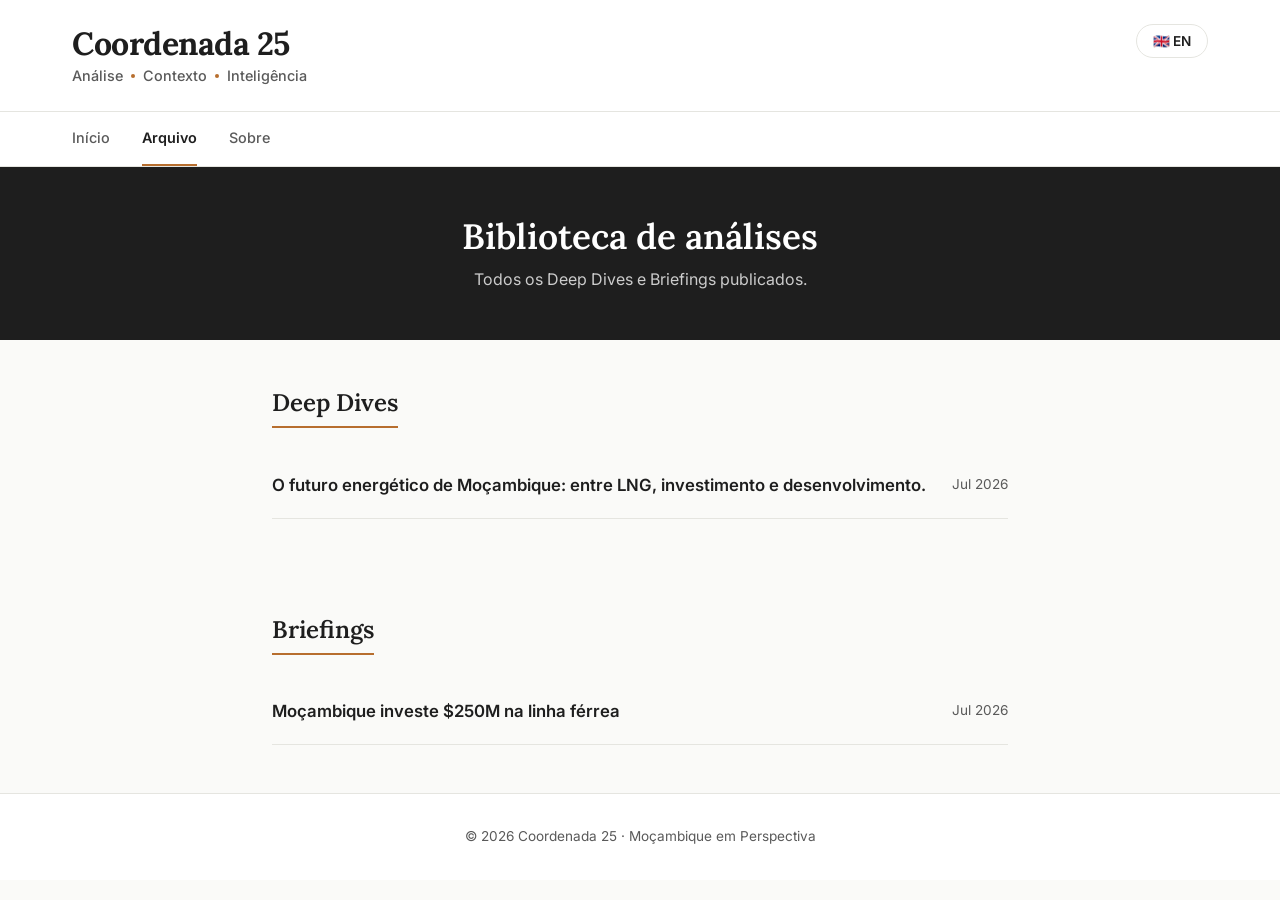
<file: arquivo.html>
<!DOCTYPE html>
<html lang="pt">
<head>
    <meta charset="UTF-8">
    <meta name="viewport" content="width=device-width, initial-scale=1.0">
    <title class="lang-pt">Arquivo | Coordenada 25</title>
    <title class="lang-en" style="display: none;">Archive | Coordenada 25</title>
    <link rel="icon" type="image/svg+xml" href="favicon.svg">
    <link rel="preconnect" href="https://fonts.googleapis.com">
    <link rel="preconnect" href="https://fonts.gstatic.com" crossorigin>
    <link href="https://fonts.googleapis.com/css2?family=Lora:wght@400;500;600;700&family=Inter:wght@400;500;600&display=swap" rel="stylesheet">
    <link rel="stylesheet" href="style.css">
    <style>
        .arquivo-hero {
            background-color: #1e1e1e;
            color: white;
            padding: 3rem 2rem;
            text-align: center;
        }
        .arquivo-hero h1 {
            font-family: var(--font-serif);
            font-size: 2.2rem;
            margin-bottom: 0.5rem;
        }
        .arquivo-hero p {
            color: #cccccc;
            max-width: 500px;
            margin: 0 auto;
        }
        .arquivo-seccao {
            max-width: 800px;
            margin: 0 auto;
            padding: 3rem 2rem;
        }
        .arquivo-seccao h2 {
            font-family: var(--font-serif);
            font-size: 1.5rem;
            margin-bottom: 1.5rem;
            padding-bottom: 0.5rem;
            border-bottom: 2px solid var(--accent);
            display: inline-block;
        }
        .arquivo-lista {
            list-style: none;
            padding: 0;
        }
        .arquivo-lista li {
            padding: 1.2rem 0;
            border-bottom: 1px solid var(--border);
            display: flex;
            justify-content: space-between;
            align-items: center;
            flex-wrap: wrap;
            gap: 0.5rem;
        }
        .arquivo-lista li a {
            font-weight: 600;
            color: var(--text);
            font-size: 1.05rem;
            transition: color 0.2s;
        }
        .arquivo-lista li a:hover {
            color: var(--accent);
        }
        .arquivo-data {
            font-size: 0.85rem;
            color: var(--text-muted);
        }
        @media (max-width: 768px) {
            .arquivo-hero h1 { font-size: 1.6rem; }
        }
    </style>
</head>
<body>

<header>
    <div class="header-inner">
        <div class="header-top">
            <div>
                <h1><a href="index.html" style="color: inherit; text-decoration: none;">Coordenada 25</a></h1>
                <p class="lang-pt">Análise <span class="dot"></span> Contexto <span class="dot"></span> Inteligência</p>
                <p class="lang-en" style="display: none;">Analysis <span class="dot"></span> Context <span class="dot"></span> Intelligence</p>
            </div>
            <button id="langToggle" class="lang-btn">🇬🇧 EN</button>
        </div>
    </div>
</header>

<nav>
    <div class="nav-inner">
        <a href="index.html" class="lang-pt">Início</a>
        <a href="index.html" class="lang-en" style="display: none;">Home</a>
        <a href="arquivo.html" class="active lang-pt">Arquivo</a>
        <a href="arquivo.html" class="active lang-en" style="display: none;">Archive</a>
        <a href="sobre.html" class="lang-pt">Sobre</a>
        <a href="sobre.html" class="lang-en" style="display: none;">About</a>
    </div>
</nav>

<section class="arquivo-hero">
    <h1 class="lang-pt">Biblioteca de análises</h1>
    <h1 class="lang-en" style="display: none;">Analysis library</h1>
    <p class="lang-pt">Todos os Deep Dives e Briefings publicados.</p>
    <p class="lang-en" style="display: none;">All published Deep Dives and Briefings.</p>
</section>

<section class="arquivo-seccao">
    <h2 class="lang-pt">Deep Dives</h2>
    <h2 class="lang-en" style="display: none;">Deep Dives</h2>
    <ul class="arquivo-lista" id="lista-deepdives">
        <li class="lang-pt">A carregar...</li>
        <li class="lang-en" style="display: none;">Loading...</li>
    </ul>
</section>

<section class="arquivo-seccao">
    <h2 class="lang-pt">Briefings</h2>
    <h2 class="lang-en" style="display: none;">Briefings</h2>
    <ul class="arquivo-lista" id="lista-briefings">
        <li class="lang-pt">A carregar...</li>
        <li class="lang-en" style="display: none;">Loading...</li>
    </ul>
</section>

<footer>
    <p class="lang-pt">© 2026 Coordenada 25 · Moçambique em Perspectiva</p>
    <p class="lang-en" style="display: none;">© 2026 Coordenada 25 · Mozambique in Perspective</p>
</footer>

<script src="script.js"></script>
</body>
</html>
</file>
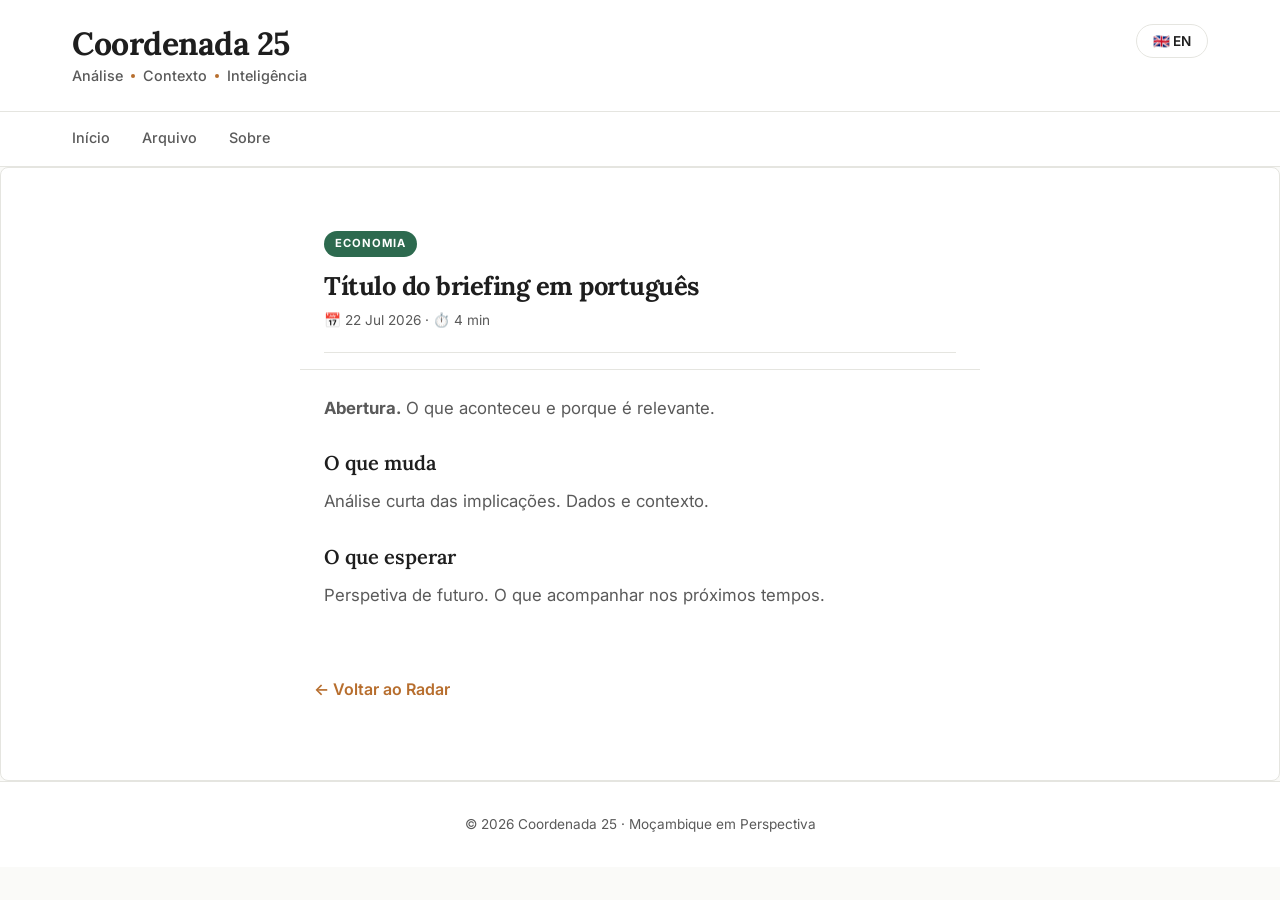
<file: briefing.html>
<!DOCTYPE html>
<html lang="pt">
<head>
    <meta charset="UTF-8">
    <meta name="viewport" content="width=device-width, initial-scale=1.0">
    <title class="lang-pt">Briefing | Coordenada 25</title>
    <title class="lang-en" style="display: none;">Briefing | Coordenada 25</title>
    <link rel="icon" type="image/svg+xml" href="favicon.svg">
    <link rel="preconnect" href="https://fonts.googleapis.com">
    <link rel="preconnect" href="https://fonts.gstatic.com" crossorigin>
    <link href="https://fonts.googleapis.com/css2?family=Lora:wght@400;500;600;700&family=Inter:wght@400;500;600&display=swap" rel="stylesheet">
    <link rel="stylesheet" href="style.css">
    <style>
        .briefing-header {
            max-width: 680px;
            margin: 0 auto;
            padding: 2rem 1.5rem 1rem;
        }
        .briefing-tag {
            display: inline-block;
            font-size: 0.7rem;
            font-weight: 700;
            text-transform: uppercase;
            letter-spacing: 1px;
            padding: 0.25rem 0.7rem;
            border-radius: 20px;
            color: white;
            margin-bottom: 0.75rem;
        }
        .briefing-header h1 {
            font-family: var(--font-serif);
            font-size: 1.6rem;
            font-weight: 700;
            line-height: 1.3;
            margin-bottom: 0.5rem;
        }
        .briefing-data {
            color: var(--text-muted);
            font-size: 0.85rem;
            padding-bottom: 1.25rem;
            border-bottom: 1px solid var(--border);
        }
        .briefing-corpo {
            max-width: 680px;
            margin: 0 auto;
            padding: 1.5rem 1.5rem 3rem;
        }
        .briefing-corpo p {
            font-size: 1.05rem;
            line-height: 1.7;
            color: var(--text-muted);
            margin-bottom: 1.25rem;
        }
        .briefing-corpo h2 {
            font-family: var(--font-serif);
            font-size: 1.25rem;
            margin: 1.75rem 0 0.75rem;
        }
        .briefing-voltar {
            max-width: 700px;
            margin: 0 auto 3rem;
            padding: 0 1.5rem;
        }
        .briefing-voltar a {
            color: var(--accent);
            font-weight: 600;
        }
        @media (max-width: 768px) {
            .briefing-header h1 { font-size: 1.3rem; }
        }
    </style>
</head>
<body>

<header>
    <div class="header-inner">
        <div class="header-top">
            <div>
                <h1><a href="index.html" style="color: inherit; text-decoration: none;">Coordenada 25</a></h1>
                <p class="lang-pt">Análise <span class="dot"></span> Contexto <span class="dot"></span> Inteligência</p>
                <p class="lang-en" style="display: none;">Analysis <span class="dot"></span> Context <span class="dot"></span> Intelligence</p>
            </div>
            <button id="langToggle" class="lang-btn">🇬🇧 EN</button>
        </div>
    </div>
</header>

<nav>
    <div class="nav-inner">
        <a href="index.html" class="lang-pt">Início</a>
        <a href="index.html" class="lang-en" style="display: none;">Home</a>
        <a href="arquivo.html" class="lang-pt">Arquivo</a>
        <a href="arquivo.html" class="lang-en" style="display: none;">Archive</a>
        <a href="sobre.html" class="lang-pt">Sobre</a>
        <a href="sobre.html" class="lang-en" style="display: none;">About</a>
    </div>
</nav>

<article>
    <header class="briefing-header">
        <span class="briefing-tag tag-economia lang-pt">Economia</span>
        <span class="briefing-tag tag-economia lang-en" style="display: none;">Economy</span>
        <h1 class="lang-pt">Título do briefing em português</h1>
        <h1 class="lang-en" style="display: none;">Briefing title in English</h1>
        <div class="briefing-data">
            <span class="lang-pt">📅 22 Jul 2026 · ⏱️ 4 min</span>
            <span class="lang-en" style="display: none;">📅 Jul 22, 2026 · ⏱️ 4 min</span>
        </div>
    </header>
    
    <div class="briefing-corpo">
        <p class="lang-pt"><strong>Abertura.</strong> O que aconteceu e porque é relevante.</p>
        <p class="lang-en" style="display: none;"><strong>Opening.</strong> What happened and why it matters.</p>
        
        <h2 class="lang-pt">O que muda</h2>
        <h2 class="lang-en" style="display: none;">What changes</h2>
        <p class="lang-pt">Análise curta das implicações. Dados e contexto.</p>
        <p class="lang-en" style="display: none;">Short analysis of implications. Data and context.</p>
        
        <h2 class="lang-pt">O que esperar</h2>
        <h2 class="lang-en" style="display: none;">What to expect</h2>
        <p class="lang-pt">Perspetiva de futuro. O que acompanhar nos próximos tempos.</p>
        <p class="lang-en" style="display: none;">Future outlook. What to follow in the coming period.</p>
    </div>
    
    <div class="briefing-voltar">
        <a href="index.html" class="lang-pt">← Voltar ao Radar</a>
        <a href="index.html" class="lang-en" style="display: none;">← Back to Radar</a>
    </div>
</article>

<footer>
    <p class="lang-pt">© 2026 Coordenada 25 · Moçambique em Perspectiva</p>
    <p class="lang-en" style="display: none;">© 2026 Coordenada 25 · Mozambique in Perspective</p>
</footer>

<script src="script.js"></script>
</body>
</html>
</file>
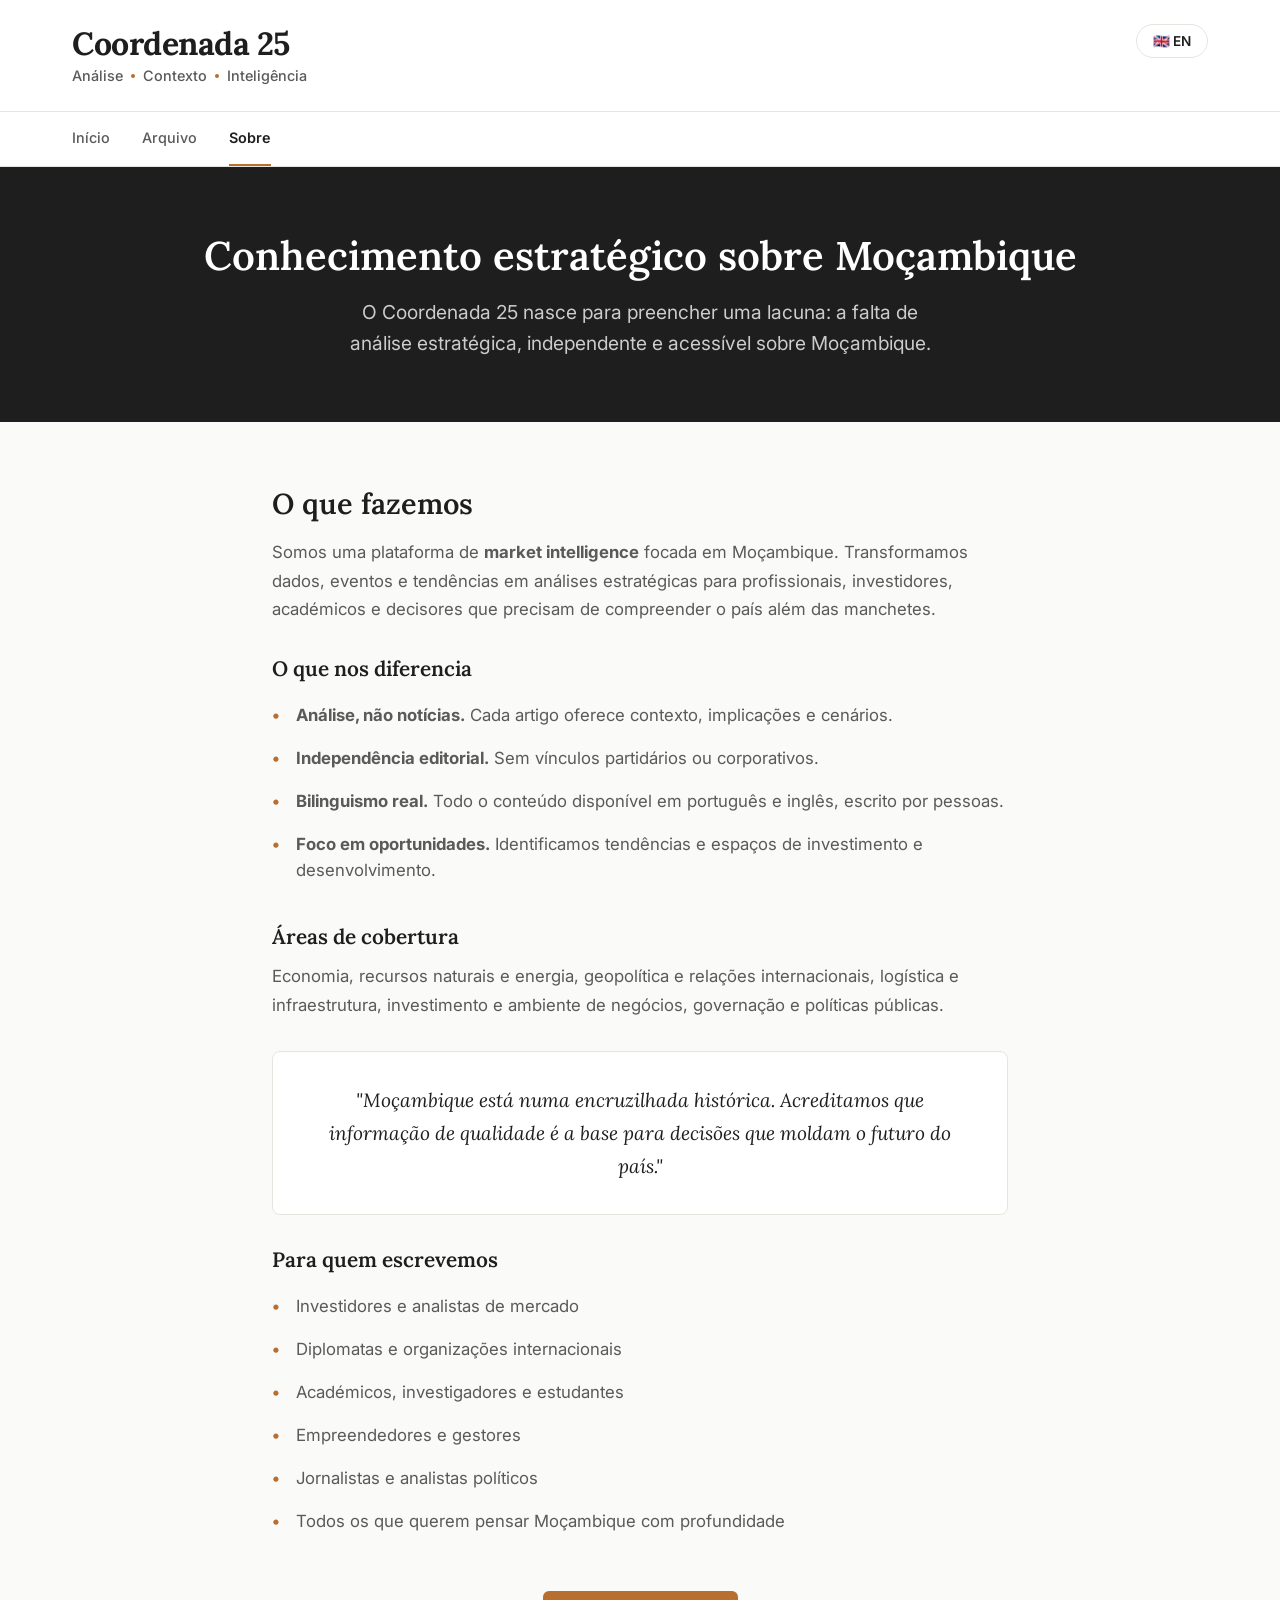
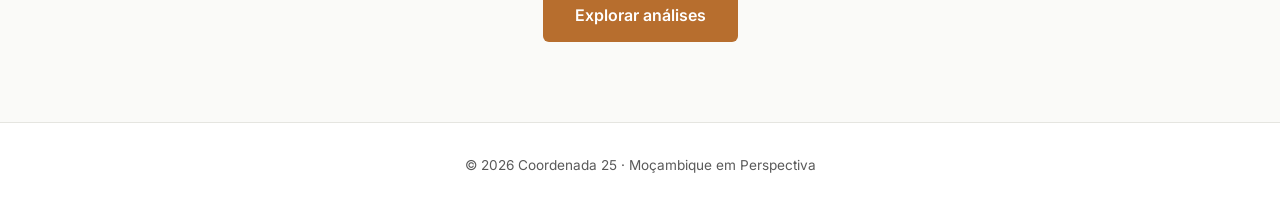
<file: sobre.html>
<!DOCTYPE html>
<html lang="pt">
<head>
    <meta charset="UTF-8">
    <meta name="viewport" content="width=device-width, initial-scale=1.0">
    <title class="lang-pt">Sobre | Coordenada 25</title>
    <title class="lang-en" style="display: none;">About | Coordenada 25</title>
    <link rel="icon" type="image/svg+xml" href="favicon.svg">
    <link rel="preconnect" href="https://fonts.googleapis.com">
    <link rel="preconnect" href="https://fonts.gstatic.com" crossorigin>
    <link href="https://fonts.googleapis.com/css2?family=Lora:wght@500;600;700&family=Inter:wght@400;500;600&display=swap" rel="stylesheet">
    <link rel="stylesheet" href="style.css">
    <style>
        .sobre-hero {
            background-color: #1e1e1e;
            color: white;
            padding: 4rem 2rem;
            text-align: center;
        }
        .sobre-hero h1 {
            font-size: 2.5rem;
            margin-bottom: 1rem;
            font-family: var(--font-serif);
        }
        .sobre-hero p {
            font-size: 1.2rem;
            color: #cccccc;
            max-width: 600px;
            margin: 0 auto;
            line-height: 1.6;
        }
        .sobre-content {
            max-width: 800px;
            margin: 0 auto;
            padding: 4rem 2rem;
        }
        .sobre-content h2 {
            font-family: var(--font-serif);
            font-size: 1.8rem;
            margin-bottom: 1rem;
            color: var(--text);
        }
        .sobre-content h3 {
            font-family: var(--font-serif);
            font-size: 1.3rem;
            margin: 2rem 0 0.75rem;
            color: var(--text);
        }
        .sobre-content p {
            font-size: 1.05rem;
            color: var(--text-muted);
            line-height: 1.7;
            margin-bottom: 1.25rem;
        }
        .sobre-content ul {
            list-style: none;
            padding: 0;
            margin: 0 0 2rem;
        }
        .sobre-content ul li {
            padding: 0.5rem 0;
            padding-left: 1.5rem;
            position: relative;
            color: var(--text-muted);
            font-size: 1.05rem;
        }
        .sobre-content ul li::before {
            content: "•";
            color: var(--accent);
            font-weight: bold;
            position: absolute;
            left: 0;
        }
        .sobre-destaque {
            background-color: var(--surface);
            border: 1px solid var(--border);
            border-radius: var(--radius);
            padding: 2rem;
            margin: 2rem 0;
            text-align: center;
        }
        .sobre-destaque p {
            font-family: var(--font-serif);
            font-size: 1.2rem;
            font-style: italic;
            color: var(--text);
            margin: 0;
        }
        .sobre-cta {
            text-align: center;
            margin: 3rem 0 1rem;
        }
        .sobre-cta a {
            display: inline-block;
            background-color: var(--accent);
            color: white;
            padding: 0.8rem 2rem;
            border-radius: 6px;
            font-weight: 600;
            transition: background 0.2s;
        }
        .sobre-cta a:hover {
            background-color: var(--accent-hover);
        }
        @media (max-width: 768px) {
            .sobre-hero h1 { font-size: 1.8rem; }
            .sobre-hero p { font-size: 1rem; }
            .sobre-content { padding: 2rem 1.5rem; }
            .sobre-content h2 { font-size: 1.4rem; }
        }
    </style>
</head>
<body>

<header>
    <div class="header-inner">
        <div class="header-top">
            <div>
                <h1><a href="index.html" style="color: inherit; text-decoration: none;">Coordenada 25</a></h1>
                <p class="lang-pt">Análise <span class="dot"></span> Contexto <span class="dot"></span> Inteligência</p>
                <p class="lang-en" style="display: none;">Analysis <span class="dot"></span> Context <span class="dot"></span> Intelligence</p>
            </div>
            <button id="langToggle" class="lang-btn">🇬🇧 EN</button>
        </div>
    </div>
</header>

<nav>
    <div class="nav-inner">
        <a href="index.html" class="lang-pt">Início</a>
        <a href="index.html" class="lang-en" style="display: none;">Home</a>
        <a href="arquivo.html" class="lang-pt">Arquivo</a>
        <a href="arquivo.html" class="lang-en" style="display: none;">Archive</a>
        <a href="sobre.html" class="active lang-pt">Sobre</a>
        <a href="sobre.html" class="active lang-en" style="display: none;">About</a>
    </div>
</nav>

<section class="sobre-hero">
    <h1 class="lang-pt">Conhecimento estratégico sobre Moçambique</h1>
    <h1 class="lang-en" style="display: none;">Strategic knowledge about Mozambique</h1>
    <p class="lang-pt">
        O Coordenada 25 nasce para preencher uma lacuna: a falta de análise estratégica, 
        independente e acessível sobre Moçambique.
    </p>
    <p class="lang-en" style="display: none;">
        Coordenada 25 is born to fill a gap: the lack of strategic, 
        independent and accessible analysis about Mozambique.
    </p>
</section>

<section class="sobre-content">
    <h2 class="lang-pt">O que fazemos</h2>
    <h2 class="lang-en" style="display: none;">What we do</h2>
    <p class="lang-pt">
        Somos uma plataforma de <strong>market intelligence</strong> focada em Moçambique. 
        Transformamos dados, eventos e tendências em análises estratégicas para profissionais, 
        investidores, académicos e decisores que precisam de compreender o país além das manchetes.
    </p>
    <p class="lang-en" style="display: none;">
        We are a <strong>market intelligence</strong> platform focused on Mozambique. 
        We transform data, events and trends into strategic analyses for professionals, 
        investors, academics and decision-makers who need to understand the country beyond the headlines.
    </p>
    
    <h3 class="lang-pt">O que nos diferencia</h3>
    <h3 class="lang-en" style="display: none;">What sets us apart</h3>
    <ul>
        <li class="lang-pt"><strong>Análise, não notícias.</strong> Cada artigo oferece contexto, implicações e cenários.</li>
        <li class="lang-en" style="display: none;"><strong>Analysis, not news.</strong> Each article offers context, implications and scenarios.</li>
        <li class="lang-pt"><strong>Independência editorial.</strong> Sem vínculos partidários ou corporativos.</li>
        <li class="lang-en" style="display: none;"><strong>Editorial independence.</strong> No partisan or corporate ties.</li>
        <li class="lang-pt"><strong>Bilinguismo real.</strong> Todo o conteúdo disponível em português e inglês, escrito por pessoas.</li>
        <li class="lang-en" style="display: none;"><strong>Real bilingualism.</strong> All content available in Portuguese and English, written by humans.</li>
        <li class="lang-pt"><strong>Foco em oportunidades.</strong> Identificamos tendências e espaços de investimento e desenvolvimento.</li>
        <li class="lang-en" style="display: none;"><strong>Focus on opportunities.</strong> We identify trends and spaces for investment and development.</li>
    </ul>
    
    <h3 class="lang-pt">Áreas de cobertura</h3>
    <h3 class="lang-en" style="display: none;">Coverage areas</h3>
    <p class="lang-pt">
        Economia, recursos naturais e energia, geopolítica e relações internacionais, 
        logística e infraestrutura, investimento e ambiente de negócios, 
        governação e políticas públicas.
    </p>
    <p class="lang-en" style="display: none;">
        Economy, natural resources and energy, geopolitics and international relations, 
        logistics and infrastructure, investment and business environment, 
        governance and public policies.
    </p>
    
    <div class="sobre-destaque">
        <p class="lang-pt">
            "Moçambique está numa encruzilhada histórica. Acreditamos que informação de qualidade 
            é a base para decisões que moldam o futuro do país."
        </p>
        <p class="lang-en" style="display: none;">
            "Mozambique is at a historic crossroads. We believe that quality information 
            is the foundation for decisions that shape the country's future."
        </p>
    </div>
    
    <h3 class="lang-pt">Para quem escrevemos</h3>
    <h3 class="lang-en" style="display: none;">Who we write for</h3>
    <ul>
        <li class="lang-pt">Investidores e analistas de mercado</li>
        <li class="lang-en" style="display: none;">Investors and market analysts</li>
        <li class="lang-pt">Diplomatas e organizações internacionais</li>
        <li class="lang-en" style="display: none;">Diplomats and international organizations</li>
        <li class="lang-pt">Académicos, investigadores e estudantes</li>
        <li class="lang-en" style="display: none;">Academics, researchers and students</li>
        <li class="lang-pt">Empreendedores e gestores</li>
        <li class="lang-en" style="display: none;">Entrepreneurs and managers</li>
        <li class="lang-pt">Jornalistas e analistas políticos</li>
        <li class="lang-en" style="display: none;">Journalists and political analysts</li>
        <li class="lang-pt">Todos os que querem pensar Moçambique com profundidade</li>
        <li class="lang-en" style="display: none;">Anyone who wants to think about Mozambique in depth</li>
    </ul>
    
    <div class="sobre-cta">
        <a href="index.html" class="lang-pt">Explorar análises</a>
        <a href="index.html" class="lang-en" style="display: none;">Explore analyses</a>
    </div>
</section>

<footer>
    <p class="lang-pt">© 2026 Coordenada 25 · Moçambique em Perspectiva</p>
    <p class="lang-en" style="display: none;">© 2026 Coordenada 25 · Mozambique in Perspective</p>
</footer>

<script src="script.js"></script>
</body>
</html>
</file>
<file: style.css>
/* ===== RESET & BASE ===== */
*,
*::before,
*::after {
    margin: 0;
    padding: 0;
    box-sizing: border-box;
}

:root {
    --bg: #fafaf8;
    --surface: #ffffff;
    --text: #1e1e1e;
    --text-muted: #5a5a5a;
    --accent: #b76e2e;
    --accent-hover: #8b4f1c;
    --tag-economia: #2d6a4f;
    --tag-recursos: #1e6091;
    --tag-geopolitica: #9b2226;
    --tag-investimento: #7b4b94;
    --border: #e5e5e0;
    --radius: 8px;
    --font-serif: 'Lora', Georgia, serif;
    --font-sans: 'Inter', system-ui, sans-serif;
    --shadow-sm: 0 1px 3px rgba(0,0,0,0.04);
    --shadow-md: 0 4px 16px rgba(0,0,0,0.06);
    --max-width: 1200px;
}

html {
    scroll-behavior: smooth;
}

body {
    font-family: var(--font-sans);
    background-color: var(--bg);
    color: var(--text);
    line-height: 1.6;
    -webkit-font-smoothing: antialiased;
}

h1, h2, h3, h4 {
    font-family: var(--font-serif);
    font-weight: 600;
    line-height: 1.25;
}

img {
    max-width: 100%;
    display: block;
}

a {
    text-decoration: none;
    color: inherit;
}

/* ===== HEADER ===== */
header {
    background: var(--surface);
    border-bottom: 1px solid var(--border);
    position: sticky;
    top: 0;
    z-index: 100;
    backdrop-filter: blur(6px);
    background-color: rgba(255,255,255,0.92);
}

.header-inner {
    max-width: var(--max-width);
    margin: 0 auto;
    padding: 1.5rem 2rem;
}

.header-top {
    display: flex;
    justify-content: space-between;
    align-items: flex-start;
}

header h1 {
    font-size: 2rem;
    font-weight: 700;
    letter-spacing: -0.5px;
    color: #1e1e1e;
}

header h1 a {
    color: inherit;
    text-decoration: none;
}

header p {
    font-size: 0.9rem;
    color: var(--text-muted);
    display: flex;
    align-items: center;
    gap: 0.5rem;
    font-weight: 500;
}

.dot {
    display: inline-block;
    width: 4px;
    height: 4px;
    border-radius: 50%;
    background-color: var(--accent);
}

/* ===== BOTÃO DE IDIOMA ===== */
.lang-btn {
    background: var(--surface);
    border: 1px solid var(--border);
    padding: 0.5rem 1rem;
    border-radius: 20px;
    font-size: 0.85rem;
    font-weight: 600;
    cursor: pointer;
    font-family: var(--font-sans);
    color: var(--text);
    transition: background 0.2s, border-color 0.2s;
    white-space: nowrap;
}

.lang-btn:hover {
    background: #f0f0f0;
    border-color: #ccc;
}

/* ===== NAVEGAÇÃO ===== */
nav {
    border-bottom: 1px solid var(--border);
    background-color: var(--surface);
}

.nav-inner {
    max-width: var(--max-width);
    margin: 0 auto;
    padding: 0 2rem;
    display: flex;
    gap: 2rem;
}

nav a {
    font-size: 0.9rem;
    font-weight: 500;
    color: var(--text-muted);
    padding: 0.9rem 0;
    border-bottom: 2px solid transparent;
    transition: color 0.2s, border-color 0.2s;
}

nav a:hover,
nav a:focus {
    color: var(--text);
    border-bottom-color: var(--accent);
}

nav a.active {
    color: var(--text);
    border-bottom-color: var(--accent);
    font-weight: 600;
}

/* ===== HERO ===== */
.hero {
    position: relative;
    width: 100%;
    max-height: 500px;
    overflow: hidden;
    display: flex;
    align-items: center;
    margin-bottom: 3rem;
}

.hero img {
    width: 100%;
    height: 100%;
    object-fit: cover;
    filter: brightness(0.65);
}

.hero-text {
    position: absolute;
    bottom: 0;
    left: 0;
    right: 0;
    padding: 3rem 2rem;
    background: linear-gradient(to top, rgba(0,0,0,0.7) 0%, transparent 100%);
    color: white;
    max-width: 700px;
}

.kicker {
    font-size: 0.8rem;
    text-transform: uppercase;
    letter-spacing: 1.5px;
    font-weight: 600;
    background-color: var(--accent);
    padding: 0.2rem 0.8rem;
    border-radius: 20px;
    display: inline-block;
    margin-bottom: 0.75rem;
}

.hero-text h2 {
    font-size: 2.2rem;
    margin-bottom: 0.75rem;
    font-weight: 700;
    line-height: 1.2;
}

.hero-text p {
    font-size: 1.05rem;
    opacity: 0.9;
    margin-bottom: 1.5rem;
    max-width: 550px;
}

.hero-btn {
    background-color: var(--accent);
    color: white;
    border: none;
    padding: 0.75rem 2rem;
    font-size: 0.95rem;
    font-weight: 600;
    border-radius: 6px;
    cursor: pointer;
    transition: background 0.2s;
    font-family: var(--font-sans);
    display: inline-block;
    text-decoration: none;
}

.hero-btn:hover {
    background-color: var(--accent-hover);
}

/* ===== RADAR ===== */
.radar {
    max-width: var(--max-width);
    margin: 0 auto;
    padding: 3rem 2rem;
}

.eyebrow {
    font-size: 0.75rem;
    text-transform: uppercase;
    letter-spacing: 1.8px;
    font-weight: 600;
    color: var(--accent);
    margin-bottom: 0.5rem;
    display: block;
}

.radar h2 {
    font-size: 2rem;
    margin-bottom: 2rem;
}

.articles {
    display: grid;
    grid-template-columns: repeat(auto-fit, minmax(260px, 1fr));
    gap: 2rem;
}

article {
    background: var(--surface);
    border: 1px solid var(--border);
    border-radius: var(--radius);
    padding: 1.8rem;
    transition: box-shadow 0.25s, transform 0.2s;
}

article:hover {
    box-shadow: var(--shadow-md);
    transform: translateY(-3px);
}

.tag {
    display: inline-block;
    font-size: 0.7rem;
    font-weight: 700;
    text-transform: uppercase;
    letter-spacing: 0.8px;
    padding: 0.2rem 0.7rem;
    border-radius: 20px;
    color: white;
    margin-bottom: 1rem;
}

.tag-economia { background-color: var(--tag-economia); }
.tag-recursos { background-color: var(--tag-recursos); }
.tag-geopolitica { background-color: var(--tag-geopolitica); }
.tag-investimento { background-color: var(--tag-investimento); }

article h3 {
    font-size: 1.25rem;
    margin-bottom: 0.75rem;
    font-weight: 600;
}

article h3 a {
    color: inherit;
    text-decoration: none;
}

article h3 a:hover {
    color: var(--accent);
}

article p {
    font-size: 0.95rem;
    color: var(--text-muted);
    line-height: 1.5;
}

/* ===== MÉTRICAS ===== */
.metricas {
    background-color: #1e1e1e;
    color: white;
    padding: 3.5rem 2rem;
    margin: 2rem 0;
}

.metricas .eyebrow {
    color: #cfcfcf;
    max-width: var(--max-width);
    margin: 0 auto 0.5rem;
}

.metricas h2 {
    font-size: 2rem;
    margin-bottom: 0.5rem;
    max-width: var(--max-width);
    margin-left: auto;
    margin-right: auto;
}

.metricas-data {
    color: #999999;
    font-size: 0.85rem;
    margin-bottom: 2rem;
    max-width: var(--max-width);
    margin-left: auto;
    margin-right: auto;
}

.metricas-grid {
    max-width: var(--max-width);
    margin: 0 auto;
    display: grid;
    grid-template-columns: repeat(6, 1fr);
    gap: 1rem;
}

.metrica-card {
    background: rgba(255,255,255,0.06);
    border: 1px solid rgba(255,255,255,0.12);
    border-radius: var(--radius);
    padding: 1.25rem 0.75rem;
    text-align: center;
    transition: background 0.25s;
}

.metrica-card:hover {
    background: rgba(255,255,255,0.1);
}

.metrica-valor {
    font-family: var(--font-serif);
    font-size: 1.6rem;
    font-weight: 700;
    color: white;
    margin-bottom: 0.3rem;
}

.metrica-unidade {
    font-size: 0.75rem;
    color: #bbbbbb;
}

.metrica-tendencia {
    font-size: 1.1rem;
    margin-top: 0.4rem;
}

/* ===== NEWSLETTER ===== */
.newsletter {
    max-width: 600px;
    margin: 4rem auto;
    padding: 0 2rem;
    text-align: center;
}

.newsletter h2 {
    font-size: 1.8rem;
    margin-bottom: 0.75rem;
}

.newsletter p {
    color: var(--text-muted);
    margin-bottom: 1.8rem;
}

.newsletter-form {
    display: flex;
    gap: 0.5rem;
    max-width: 450px;
    margin: 0 auto;
}

.newsletter-form input {
    flex: 1;
    padding: 0.8rem 1rem;
    border: 1px solid var(--border);
    border-radius: 6px;
    font-family: var(--font-sans);
    font-size: 0.95rem;
}

.newsletter-form button {
    background-color: var(--accent);
    color: white;
    border: none;
    padding: 0 1.5rem;
    border-radius: 6px;
    font-weight: 600;
    font-family: var(--font-sans);
    cursor: pointer;
    transition: background 0.2s;
}

.newsletter-form button:hover {
    background-color: var(--accent-hover);
}

/* ===== FOOTER ===== */
footer {
    text-align: center;
    padding: 2rem;
    border-top: 1px solid var(--border);
    font-size: 0.85rem;
    color: var(--text-muted);
    background-color: var(--surface);
}

/* ===== RESPONSIVO ===== */
@media (max-width: 900px) {
    .metricas-grid {
        grid-template-columns: repeat(3, 1fr);
    }
}

@media (max-width: 768px) {
    .header-top {
        flex-direction: column;
        gap: 0.75rem;
    }
    
    .lang-btn {
        align-self: flex-start;
    }
    
    .hero {
        max-height: 400px;
    }
    
    .hero-text {
        padding: 2rem 1.5rem;
    }
    
    .hero-text h2 {
        font-size: 1.6rem;
    }
    
    .hero-text p {
        font-size: 0.95rem;
    }
    
    .nav-inner {
        overflow-x: auto;
        gap: 1.2rem;
        padding: 0 1rem;
    }
    
    .articles {
        grid-template-columns: 1fr;
    }
    
    .newsletter-form {
        flex-direction: column;
    }
    
    .newsletter-form button {
        padding: 0.8rem;
    }
}

@media (max-width: 500px) {
    .metricas-grid {
        grid-template-columns: repeat(2, 1fr);
    }
}
</file>
